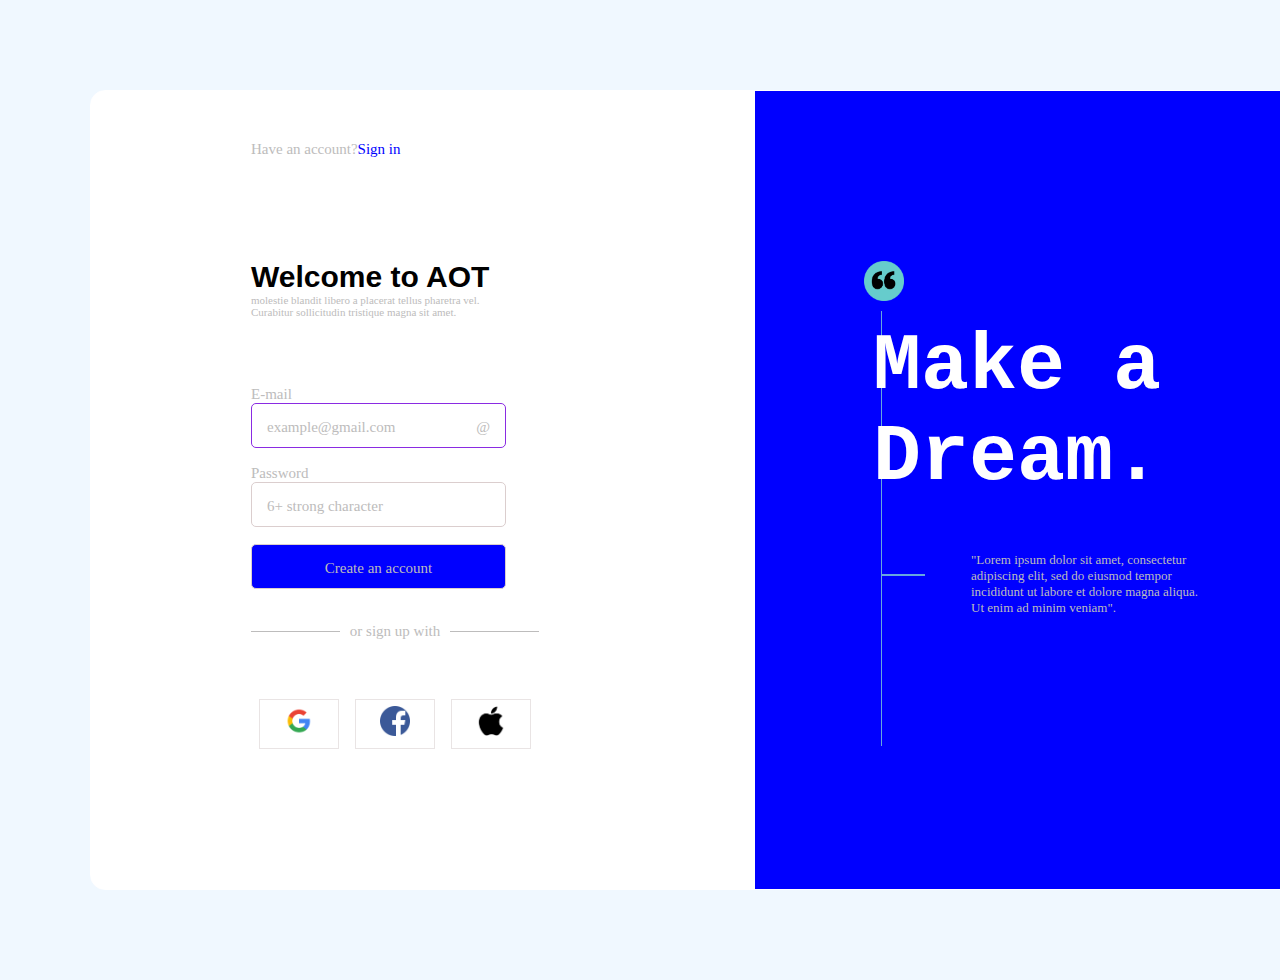
<file: index.html>
<!DOCTYPE html>
<html lang="en">
<head>
    <meta charset="UTF-8">
    <meta http-equiv="X-UA-Compatible" content="IE=edge">
    <meta name="viewport" content="width=device-width, initial-scale=1.0">
    <title>AOT-Login-page</title>
    <link rel="stylesheet" href="OOT.css">
</head>
    <body>
        <div class="box">
            <div style="color:rgb(189, 188, 188);position:relative; left: 160px; top: 50px";>Have an account?<span style="color: blue;">Sign in</span>
                <br><br><br><br><br><br><br>
                <h1>Welcome to AOT</h1>
                <p style="font-size:11px";> molestie blandit libero a placerat tellus pharetra vel.<br>Curabitur sollicitudin tristique magna sit amet.</p>
                <br><br><br><br>
                <p>E-mail</p>

                <p class="mail">example@gmail.com<span style="float:right";>@</span></p><br>
                
                <p>Password</p>
                <p class="password">6+ strong character</p><br>
                <p class="account">Create an account</p><br><br>
                <p class="dream">or sign up with</p><br><br><br>
               <ul class="container">
                 <li class="cont"><img src="images/google-logo-9824.png"; width="30px"; height="30px";></li>
                 <li class="cont"><img src="images/317752_facebook_social media_social_icon.png"; width="30px"; height="30px";></li>
                 <li class="cont"><img src="images/png-apple-logo-9711.png"; width="30px"; height="30px";></li>
               </ul>
               <img class="logo" src="images/kindpng_5990283.png"; width="40px"; height="40px";>
               <p class = "vertical"></p>
               
               <p class="statement">Make a<br>Dream.</p>
               <p class="posium">"Lorem ipsum dolor sit amet, consectetur<br>adipiscing elit, sed do eiusmod tempor<br> incididunt ut labore et dolore magna aliqua.<br> Ut enim ad minim veniam".</p>
               <hr class="linear">
            </div>
            
        </div>
    </body>   
    </html>
</file>
<file: OOT.css>
*{
   margin: 0;
   padding: 0;
   box-sizing: border-box;
 }
 
 
 
 
 
 
 body {
  background-color :aliceblue;
  }
  .box {
  width : 1330px;
  height : 800px;
  background: linear-gradient(
    to right,
    white 0%,
    white 50%,
    blue 50%,
    blue 100%
    );
  display: flex;
  margin : 90px;
  border-radius : 15px;
  border :0.5px solid white;
  font-size : 15px;

  }
 
  
h1 {
  color : black;
  font-family : "arial";
  font-weight : bold;
  }
  .mail {
  border : blueviolet solid 1px;
  padding : 1em;
  width : 255px;
  height : 45px;
  border-radius : 5px;
  }
  .password {
  border : rgb(219, 206, 206) solid 1px;
  padding : 1em;
  width : 255px;
  height : 45px;
  border-radius : 5px;
  }
  .account {
  border : rgb(219, 206, 206) solid 1px;
  background-color : blue;
  padding : 1em;
  width : 255px;
  height : 45px;
  border-radius : 5px;
  text-align : center;
  }
  .dream {
  display : flex;
  flex-direction : row;
  }
  .dream:before, .dream:after {
  content : "";
  flex : 1 1;
  border-bottom : 1px solid;
  margin : auto;
  }
  .dream:before {
  margin-right : 10px;
  }
  .dream:after {
  margin-left : 10px;
  }
  .container {
    display: flex;
    flex-wrap: wrap;
    
   

  
  }
.cont {
  width: 80px;
  height: 50px;
  border: 0.5px solid rgb(233, 228, 228);
  margin: 8px;
  text-align: center;
  padding: 0.4em;
}
ul{
  list-style-type: none;
}
.vertical{
  border-left: 1px solid rgba(121, 194, 216, 0.856);
  height: 435px;
  position: absolute;
  left: 80%;
  margin-left: 400px;
  top: 0;
  margin-top: 170px;
  
}

.logo{
  position:absolute;
  left: 213%;
  top: 0;
  margin-top: 120px;
}
.statement{
  color: white;
  position: absolute;
  left: 216%;
  top:0;
  margin-top: 180px;
  font-size: 80px;
  font-family:monospace;
  font-weight: bold;
}
.posium{
  position: relative;
  left: 250%;
  top: 0;
  margin-top: -205px;
  font-size: small;

}
hr.linear{
  border: 1px solid rgba(121, 194, 216, 0.856);
  display: block;
  width: 15%;
  position: absolute;
  left: 219%;
  top: 0;
  margin-top: 433px;
}
</file>
